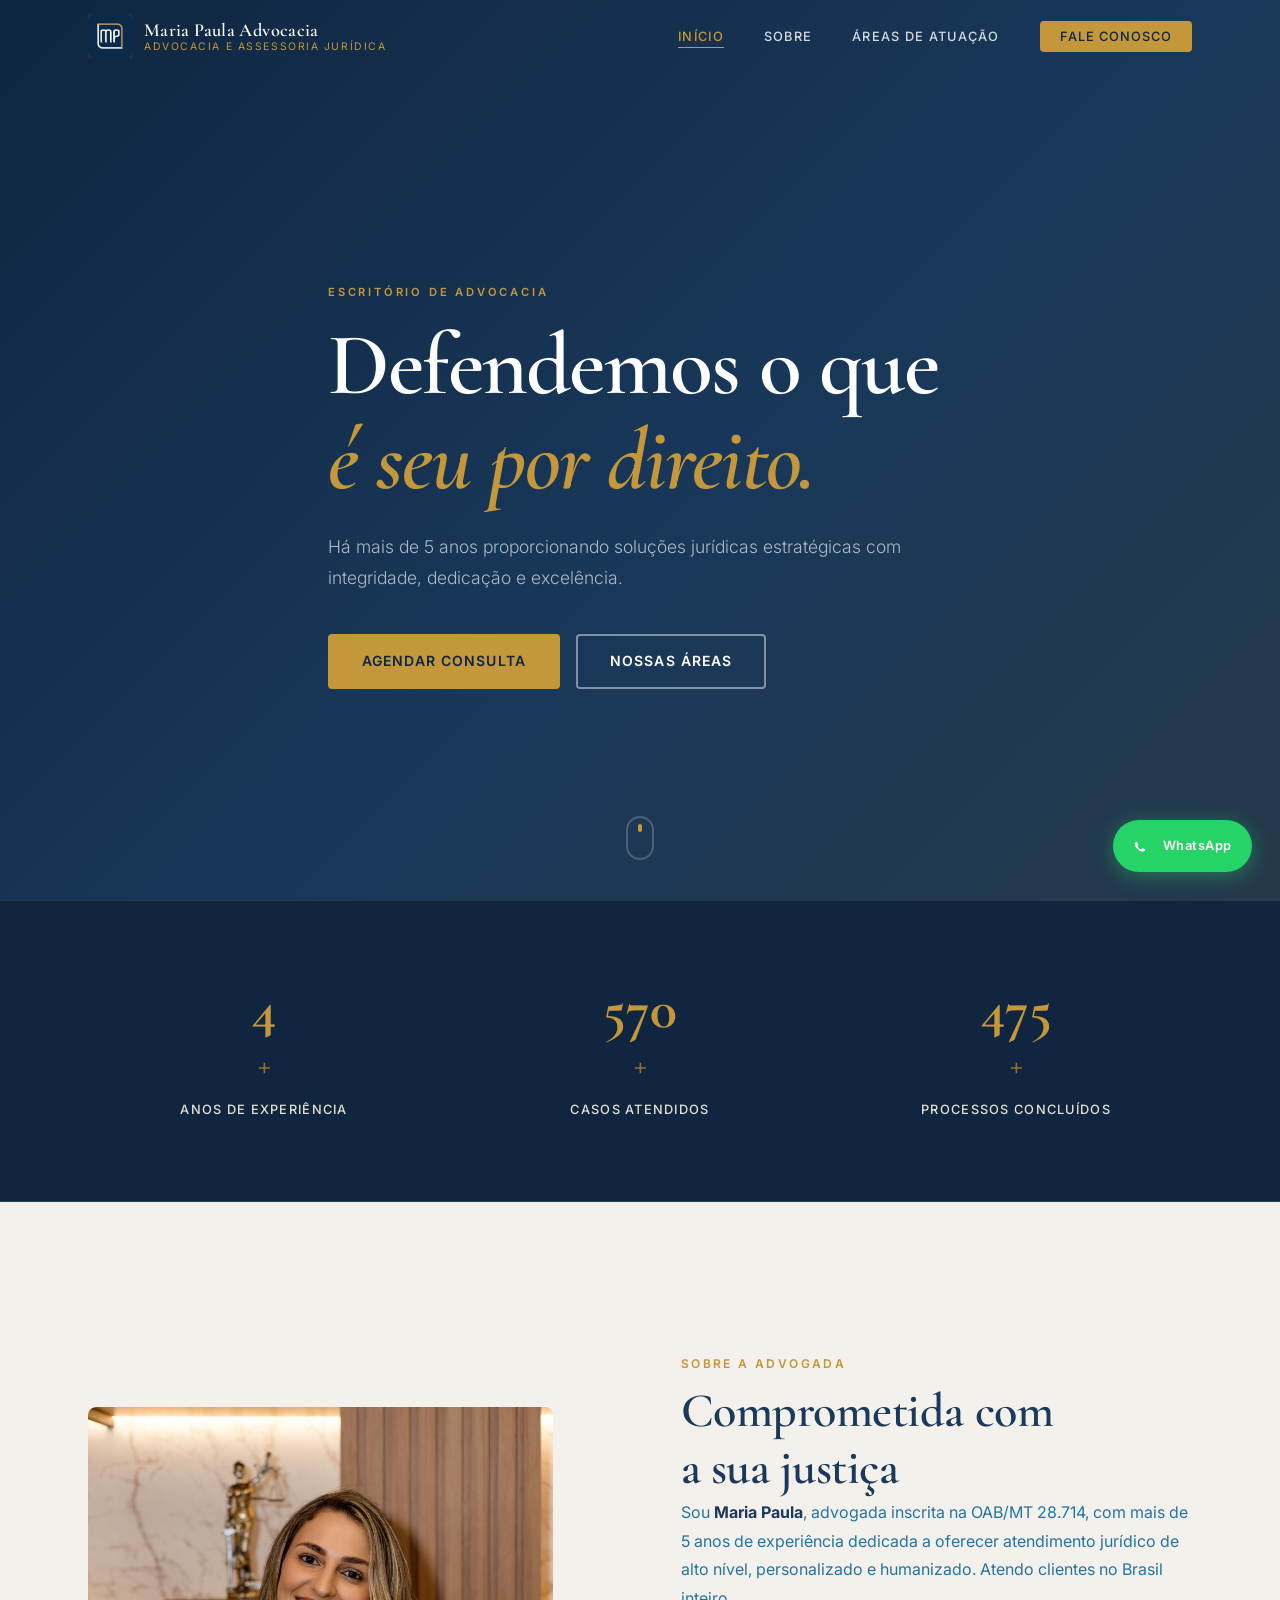
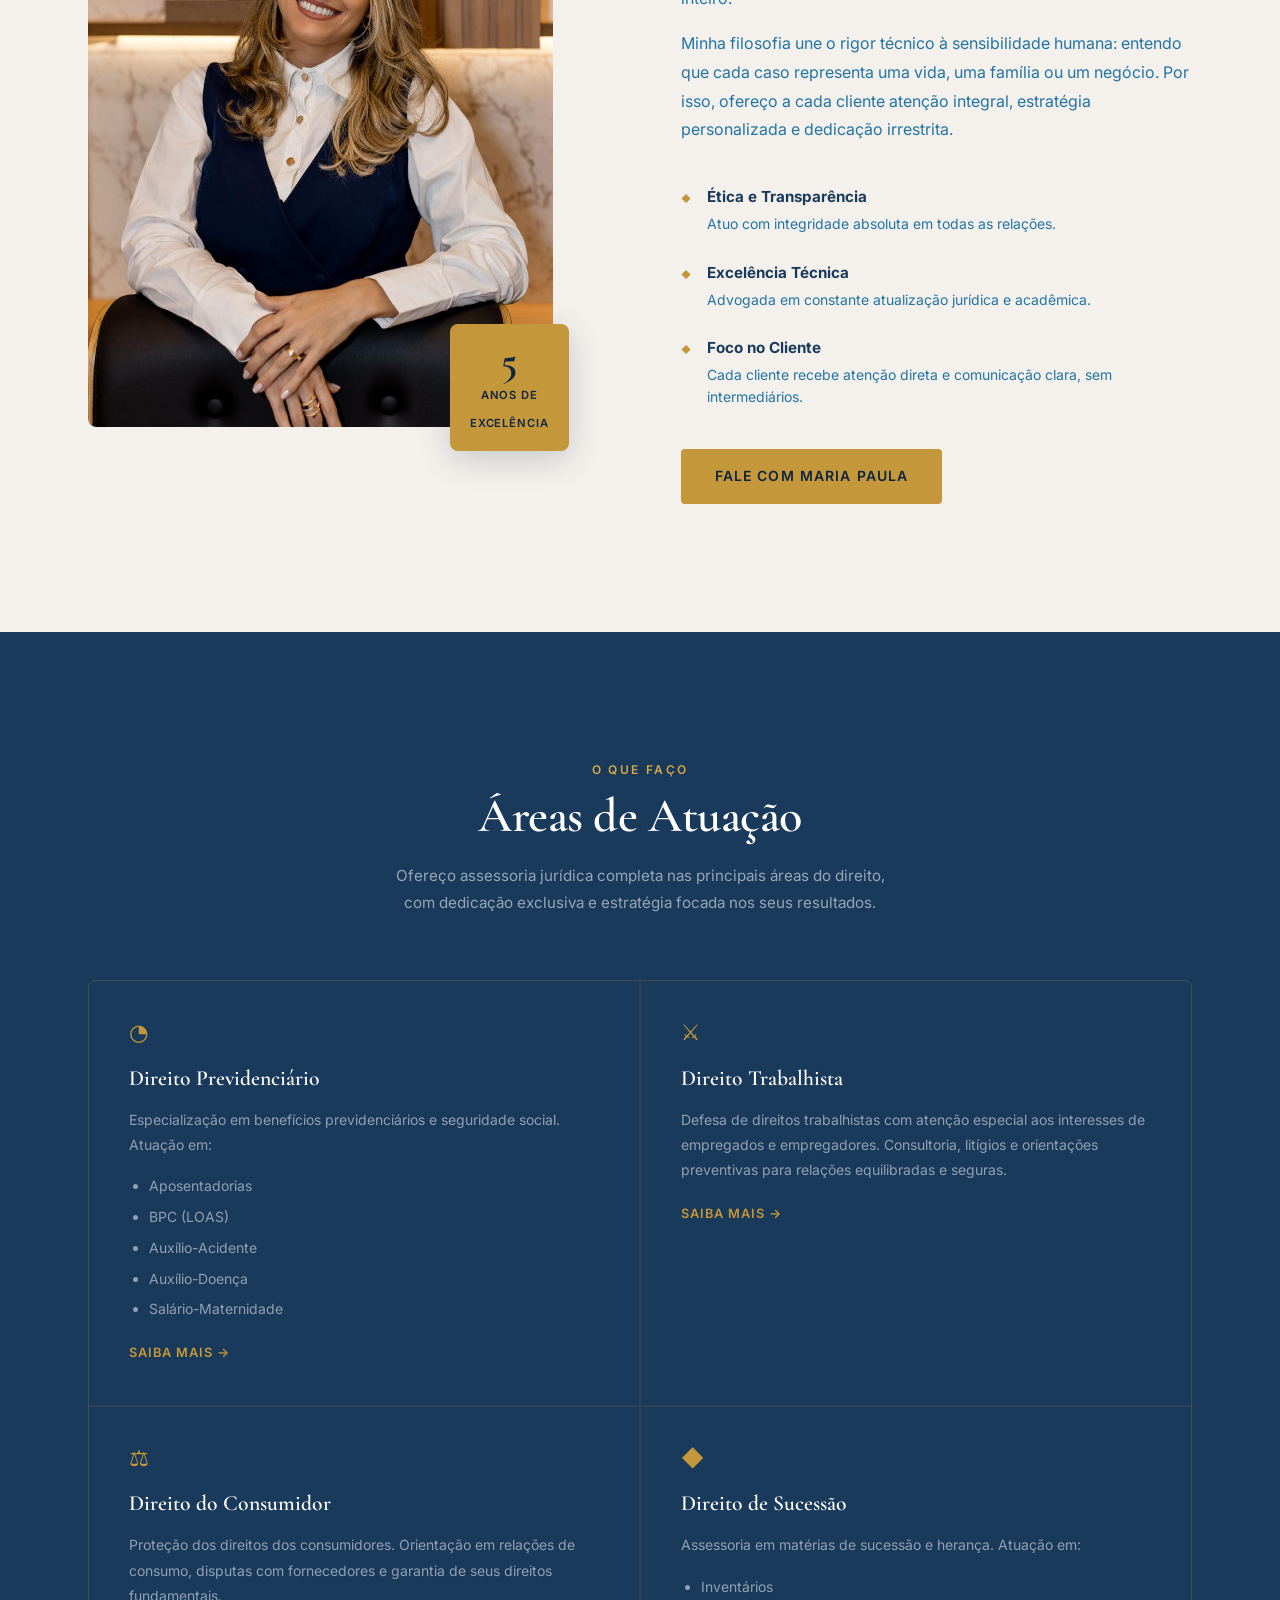
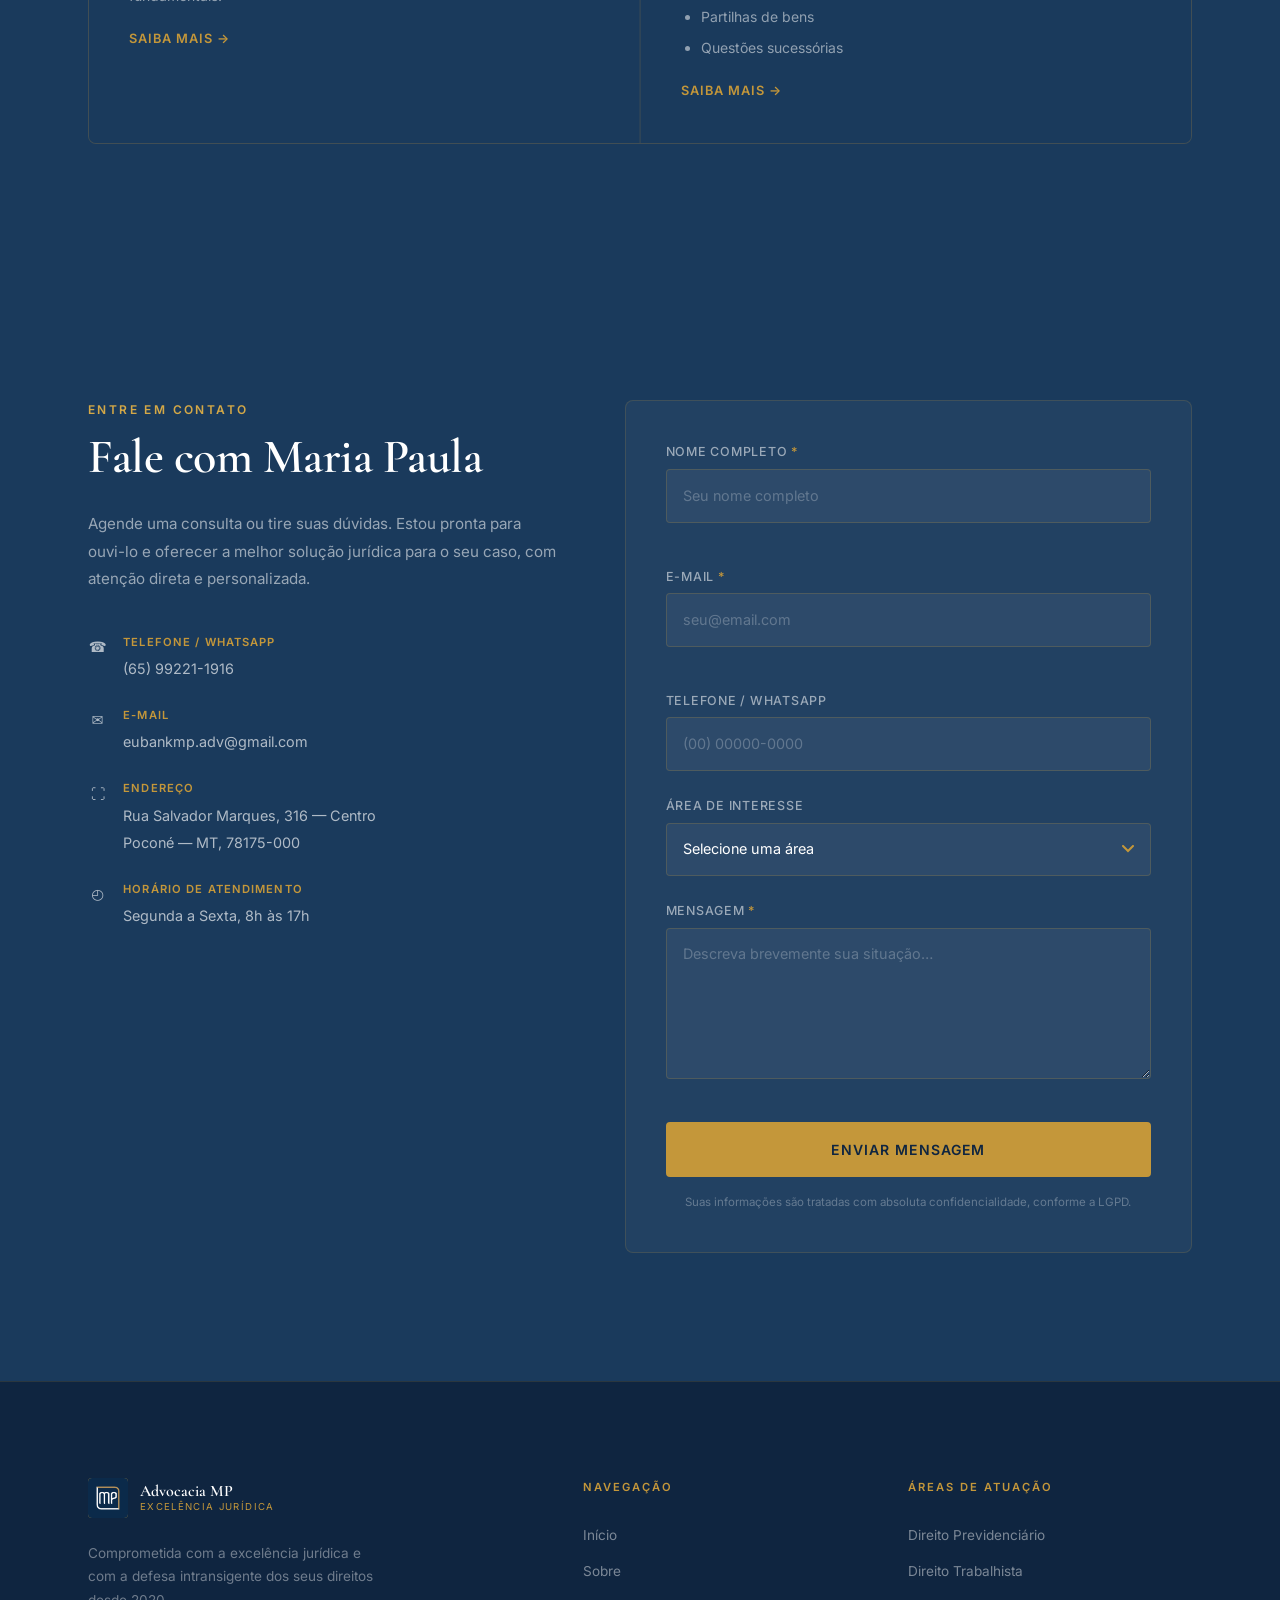
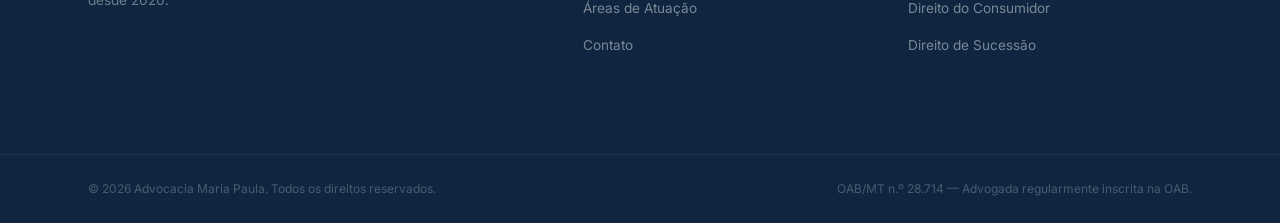
<file: index.html>
<!DOCTYPE html>
<html lang="pt-BR">
<head>
  <meta charset="UTF-8" />
  <meta name="viewport" content="width=device-width, initial-scale=1.0" />
  <meta name="description" content="Advocacia Maria Paula — Atendimento jurídico personalizado em Direito Civil, Trabalhista, Empresarial e Previdenciário em Poconé-MT. Dra. Maria Paula, OAB/MT." />
  <meta name="keywords" content="Advocacia, Direito Civil, Direito Trabalhista, Direito Empresarial, Direito Previdenciário, Poconé MT, Dra. Maria Paula, OAB/MT, maria paula Gahyva, cuiaba, varzea grande, mato grosso, brasil" />
  <title>Maria Paula Advocacia — Excelência Jurídica</title>
  <link rel="icon" type="image/png" href="img/logo.png" />
  <link rel="stylesheet" href="style.css" />
  <link rel="preconnect" href="https://fonts.googleapis.com" />
  <link rel="preconnect" href="https://fonts.gstatic.com" crossorigin />
  <link href="https://fonts.googleapis.com/css2?family=Cormorant+Garamond:ital,wght@0,300;0,400;0,500;0,600;0,700;1,400;1,600&family=Inter:wght@300;400;500;600&display=swap" rel="stylesheet" />
</head>
<body>

  <header class="header" id="header">
    <div class="container header__inner">

      <a href="#inicio" class="header__logo" aria-label="MP Advocacia">
        <span class="header__logo-placeholder"><img src="img/logo.png"></span>
        <div class="header__logo-text">
          <span class="header__logo-name">Maria Paula Advocacia</span>
          <span class="header__logo-tagline">Advocacia e Assessoria Jurídica</span>
        </div>
      </a>

      <nav class="nav" aria-label="Navegação principal">
        <ul class="nav__list">
          <li><a href="#inicio"     class="nav__link">Início</a></li>
          <li><a href="#sobre"      class="nav__link">Sobre</a></li>
          <li><a href="#areas"      class="nav__link">Áreas de Atuação</a></li>
          <li><a href="#contato"    class="nav__link nav__link--cta">Fale Conosco</a></li>
        </ul>
      </nav>

      <button class="burger" id="burger" aria-label="Abrir menu" aria-expanded="false" aria-controls="nav">
        <span class="burger__line"></span>
        <span class="burger__line"></span>
        <span class="burger__line"></span>
      </button>

    </div>
  </header>

  <main>

    <section class="hero" id="inicio" aria-label="Apresentação">
      <div class="hero__bg-overlay" aria-hidden="true"></div>

      <div class="hero__office-image" aria-hidden="true">
        <span class="placeholder placeholder--hero"></span>
      </div>

      <div class="container hero__content">
        <p class="hero__eyebrow fade-up">Escritório de Advocacia</p>
        <h1 class="hero__title fade-up">
          Defendemos o que<br />
          <em>é seu por direito.</em>
        </h1>
        <p class="hero__subtitle fade-up">
          Há mais de 5 anos proporcionando soluções jurídicas estratégicas com<br class="hide-sm" />
          integridade, dedicação e excelência.
        </p>
        <div class="hero__actions fade-up">
          <a href="#contato" class="btn btn--primary">Agendar Consulta</a>
          <a href="#areas"   class="btn btn--outline">Nossas Áreas</a>
        </div>
      </div>

      <div class="hero__scroll-indicator" aria-hidden="true">
        <span></span>
      </div>
    </section>

    <section class="numbers" aria-label="Números do escritório">
      <div class="container numbers__grid">
        <article class="numbers__item fade-up">
          <span class="numbers__value" data-count="5">0</span><span class="numbers__unit">+</span>
          <p class="numbers__label">Anos de Experiência</p>
        </article>
        <article class="numbers__item fade-up">
          <span class="numbers__value" data-count="600">0</span><span class="numbers__unit">+</span>
          <p class="numbers__label">Casos Atendidos</p>
        </article>
        <article class="numbers__item fade-up">
          <span class="numbers__value" data-count="500">0</span><span class="numbers__unit">+</span>
          <p class="numbers__label">Processos Concluídos</p>
        </article>
      </div>
    </section>

    <section class="about section" id="sobre" aria-labelledby="about-title">
      <div class="container about__grid">

        <div class="about__visual fade-up">
          <div class="about__image-frame">
            <span class="placeholder placeholder--portrait"><img src="img/advgada.jpeg"></span>
          </div>
          <div class="about__badge">
            <span class="about__badge-years">5</span>
            <span class="about__badge-text">Anos de<br />Excelência</span>
          </div>
        </div>

        <div class="about__content fade-up">
          <p class="section__eyebrow">Sobre a Advogada</p>
          <h2 class="section__title" id="about-title">
            Comprometida com<br />a sua justiça
          </h2>
          <p class="about__text">
            Sou <strong>Maria Paula</strong>, advogada inscrita na OAB/MT 28.714, com mais de 5 anos de experiência dedicada a oferecer atendimento jurídico de alto nível, personalizado e humanizado. Atendo clientes no Brasil inteiro.
          </p>
          <p class="about__text">
            Minha filosofia une o rigor técnico à sensibilidade humana: entendo que cada caso representa uma vida, uma família ou um negócio. Por isso, ofereço a cada cliente atenção integral, estratégia personalizada e dedicação irrestrita.
          </p>

          <ul class="about__values">
            <li class="about__value-item">
              <span class="about__value-icon" aria-hidden="true">&#9670;</span>
              <div>
                <strong>Ética e Transparência</strong>
                <p>Atuo com integridade absoluta em todas as relações.</p>
              </div>
            </li>
            <li class="about__value-item">
              <span class="about__value-icon" aria-hidden="true">&#9670;</span>
              <div>
                <strong>Excelência Técnica</strong>
                <p>Advogada em constante atualização jurídica e acadêmica.</p>
              </div>
            </li>
            <li class="about__value-item">
              <span class="about__value-icon" aria-hidden="true">&#9670;</span>
              <div>
                <strong>Foco no Cliente</strong>
                <p>Cada cliente recebe atenção direta e comunicação clara, sem intermediários.</p>
              </div>
            </li>
          </ul>

          <a href="#contato" class="btn btn--primary">Fale com Maria Paula</a>
        </div>

      </div>
    </section>

    <section class="areas section section--dark" id="areas" aria-labelledby="areas-title">
      <div class="container">

        <div class="section__header fade-up">
          <p class="section__eyebrow section__eyebrow--light">O que faço</p>
          <h2 class="section__title section__title--light" id="areas-title">
            Áreas de Atuação
          </h2>
          <p class="areas__intro">
            Ofereço assessoria jurídica completa nas principais áreas do direito,<br class="hide-sm" />
            com dedicação exclusiva e estratégia focada nos seus resultados.
          </p>
        </div>

        <div class="areas__grid">

          <article class="area-card fade-up">
            <div class="area-card__icon" aria-hidden="true">&#9684;</div>
            <h3 class="area-card__title">Direito Previdenciário</h3>
            <p class="area-card__text">
              Especialização em benefícios previdenciários e seguridade social. Atuação em:
            </p>
            <ul class="area-card__list">
              <li>Aposentadorias</li>
              <li>BPC (LOAS)</li>
              <li>Auxílio-Acidente</li>
              <li>Auxílio-Doença</li>
              <li>Salário-Maternidade</li>
            </ul>
            <a href="#contato" class="area-card__link">Saiba mais &rarr;</a>
          </article>

          <article class="area-card fade-up">
            <div class="area-card__icon" aria-hidden="true">&#9876;</div>
            <h3 class="area-card__title">Direito Trabalhista</h3>
            <p class="area-card__text">
              Defesa de direitos trabalhistas com atenção especial aos interesses de empregados e empregadores. Consultoria, litígios e orientações preventivas para relações equilibradas e seguras.
            </p>
            <a href="#contato" class="area-card__link">Saiba mais &rarr;</a>
          </article>

          <article class="area-card fade-up">
            <div class="area-card__icon" aria-hidden="true">&#9878;</div>
            <h3 class="area-card__title">Direito do Consumidor</h3>
            <p class="area-card__text">
              Proteção dos direitos dos consumidores. Orientação em relações de consumo, disputas com fornecedores e garantia de seus direitos fundamentais.
            </p>
            <a href="#contato" class="area-card__link">Saiba mais &rarr;</a>
          </article>

          <article class="area-card fade-up">
            <div class="area-card__icon" aria-hidden="true">&#9670;</div>
            <h3 class="area-card__title">Direito de Sucessão</h3>
            <p class="area-card__text">
              Assessoria em matérias de sucessão e herança. Atuação em:
            </p>
            <ul class="area-card__list">
              <li>Inventários</li>
              <li>Partilhas de bens</li>
              <li>Questões sucessórias</li>
            </ul>
            <a href="#contato" class="area-card__link">Saiba mais &rarr;</a>
          </article>

        </div>

      </div>
    </section> 
    
    <section class="contact section section--dark" id="contato" aria-labelledby="contact-title">
      <div class="container contact__grid">

        <div class="contact__info fade-up">
          <p class="section__eyebrow section__eyebrow--light">Entre em Contato</p>
          <h2 class="section__title section__title--light" id="contact-title">
            Fale com Maria Paula
          </h2>
          <p class="contact__description">
            Agende uma consulta ou tire suas dúvidas. Estou pronta para ouvi-lo e oferecer a melhor solução jurídica para o seu caso, com atenção direta e personalizada.
          </p>

          <address class="contact__details">
            <div class="contact__detail-item">
              <span class="contact__detail-icon" aria-hidden="true">&#9742;</span>
              <div>
                <strong>Telefone / WhatsApp</strong>
                <a href="tel:+5565992211916">(65) 99221-1916</a>
              </div>
            </div>
            <div class="contact__detail-item">
              <span class="contact__detail-icon" aria-hidden="true">&#9993;</span>
              <div>
                <strong>E-mail</strong>
                <a href="mailto:eubankmp.adv@gmail.com">eubankmp.adv@gmail.com</a>
              </div>
            </div>
            <div class="contact__detail-item">
              <span class="contact__detail-icon" aria-hidden="true">&#9974;</span>
              <div>
                <strong>Endereço</strong>
                <span>Rua Salvador Marques, 316 — Centro<br />Poconé — MT, 78175-000</span>
              </div>
            </div>
            <div class="contact__detail-item">
              <span class="contact__detail-icon" aria-hidden="true">&#9716;</span>
              <div>
                <strong>Horário de Atendimento</strong>
                <span>Segunda a Sexta, 8h às 17h</span>
              </div>
            </div>
          </address>
        </div>

        <div class="contact__form-wrapper fade-up">
          <form class="contact__form" id="contactForm" novalidate>
            <div class="form__group">
              <label class="form__label" for="name">Nome completo <span aria-hidden="true">*</span></label>
              <input class="form__input" type="text" id="name" name="name" placeholder="Seu nome completo" required autocomplete="name" />
              <span class="form__error" id="name-error" role="alert"></span>
            </div>
            <div class="form__group">
              <label class="form__label" for="email">E-mail <span aria-hidden="true">*</span></label>
              <input class="form__input" type="email" id="email" name="email" placeholder="seu@email.com" required autocomplete="email" />
              <span class="form__error" id="email-error" role="alert"></span>
            </div>
            <div class="form__group">
              <label class="form__label" for="phone">Telefone / WhatsApp</label>
              <input class="form__input" type="tel" id="phone" name="phone" placeholder="(00) 00000-0000" autocomplete="tel" />
            </div>
            <div class="form__group">
              <label class="form__label" for="area">Área de interesse</label>
              <select class="form__input form__select" id="area" name="area">
                <option value="" disabled selected>Selecione uma área</option>
                <option value="previdenciario">Direito Previdenciário</option>
                <option value="trabalhista">Direito Trabalhista</option>
                <option value="consumidor">Direito do Consumidor</option>
                <option value="sucessao">Direito de Sucessão</option>
                <option value="outro">Outro</option>
              </select>
            </div>
            <div class="form__group">
              <label class="form__label" for="message">Mensagem <span aria-hidden="true">*</span></label>
              <textarea class="form__input form__textarea" id="message" name="message" placeholder="Descreva brevemente sua situação…" required rows="5"></textarea>
              <span class="form__error" id="message-error" role="alert"></span>
            </div>
            <button class="btn btn--primary btn--full" type="submit" id="submitBtn">
              Enviar Mensagem
            </button>
            <p class="form__disclaimer">
              Suas informações são tratadas com absoluta confidencialidade, conforme a LGPD.
            </p>
            <div class="form__feedback" id="formFeedback" role="status" aria-live="polite"></div>
          </form>
        </div>

      </div>
    </section>

  </main>

  
  <footer class="footer" aria-label="Rodapé">
    <div class="container footer__inner">

      <div class="footer__brand">
        <a href="#inicio" class="footer__logo" aria-label="Advocacia MP">
          <span class="footer__logo-placeholder"><img src="img/logo.png"></span>
          <div>
            <span class="footer__logo-name">Advocacia MP</span>
            <span class="footer__logo-tagline">Excelência Jurídica</span>
          </div>
        </a>
        <p class="footer__brand-desc">
          Comprometida com a excelência jurídica e com a defesa intransigente dos seus direitos desde 2020.
        </p>
      </div>

      <nav class="footer__nav" aria-label="Links do rodapé">
        <h3 class="footer__nav-title">Navegação</h3>
        <ul class="footer__nav-list">
          <li><a href="#inicio"  class="footer__nav-link">Início</a></li>
          <li><a href="#sobre"   class="footer__nav-link">Sobre</a></li>
          <li><a href="#areas"   class="footer__nav-link">Áreas de Atuação</a></li>
          <li><a href="#contato" class="footer__nav-link">Contato</a></li>
        </ul>
      </nav>

      <div class="footer__areas">
        <h3 class="footer__nav-title">Áreas de Atuação</h3>
        <ul class="footer__nav-list">
          <li><a href="#areas" class="footer__nav-link">Direito Previdenciário</a></li>
          <li><a href="#areas" class="footer__nav-link">Direito Trabalhista</a></li>
          <li><a href="#areas" class="footer__nav-link">Direito do Consumidor</a></li>
          <li><a href="#areas" class="footer__nav-link">Direito de Sucessão</a></li>
        </ul>
      </div>

    </div>

    <div class="footer__bottom">
      <div class="container footer__bottom-inner">
        <p class="footer__copy">
          &copy; 2026 Advocacia Maria Paula. Todos os direitos reservados.
        </p>
        <p class="footer__oab">
          OAB/MT n.º 28.714 &mdash; Advogada regularmente inscrita na OAB.
        </p>
      </div>
    </div>
  </footer>

  <a
    class="whatsapp-btn"
    href="https://wa.me/5565992211916?text=Olá!%20Gostaria%20de%20agendar%20uma%20consulta."
    target="_blank"
    rel="noopener noreferrer"
    aria-label="Fale conosco pelo WhatsApp"
  >
    <svg class="whatsapp-btn__icon" viewBox="0 0 32 32" fill="none" xmlns="http://www.w3.org/2000/svg" aria-hidden="true">
      <path d="M16 2C8.268 2 2 8.268 2 16c0 2.49.651 4.83 1.79 6.855L2 30l7.355-1.768A13.935 13.935 0 0016 30c7.732 0 14-6.268 14-14S23.732 2 16 2z" fill="#25D366"/>
      <path d="M22.6 19.4c-.3-.15-1.75-.86-2.02-.96-.27-.1-.47-.15-.67.15-.2.3-.77.96-.94 1.16-.17.2-.35.22-.65.07-.3-.15-1.27-.47-2.42-1.49-.9-.8-1.5-1.79-1.67-2.09-.18-.3-.02-.46.13-.61.13-.13.3-.35.45-.52.15-.17.2-.3.3-.5.1-.2.05-.37-.02-.52-.07-.15-.67-1.62-.92-2.22-.24-.58-.49-.5-.67-.51l-.57-.01c-.2 0-.52.07-.79.37-.27.3-1.03 1.01-1.03 2.46 0 1.45 1.05 2.85 1.2 3.05.15.2 2.07 3.16 5.01 4.43.7.3 1.25.48 1.67.62.7.22 1.34.19 1.85.11.56-.09 1.75-.72 2-1.41.25-.69.25-1.28.17-1.41-.07-.12-.27-.19-.57-.34z" fill="#fff"/>
    </svg>
    <span class="whatsapp-btn__label">WhatsApp</span>
  </a>

  <script src="script.js"></script>
</body>
</html>
</file>
<file: style.css>
:root {
  --clr-navy:        #1A3A5C;
  --clr-navy-deep:   #0F2540;
  --clr-navy-mid:    #1e4570;
  --clr-petrol:      #2274A5;
  --clr-gold:        #C4973A;
  --clr-gold-hover:  #D4A847;
  --clr-gold-dark:   #9a7228;
  --clr-white:       #ffffff;
  --clr-parchment:   #F4F1EC;
  --clr-cream:       #E8E0D0;
  --clr-text:        #1A3A5C;
  --clr-text-muted:  #2274A5;

  --clr-black:       var(--clr-navy);
  --clr-black-soft:  var(--clr-navy-deep);
  --clr-black-mid:   var(--clr-navy-mid);
  --clr-gold-light:  var(--clr-gold-hover);
  --clr-white-soft:  var(--clr-parchment);
  --clr-white-muted: var(--clr-cream);

  --font-serif:  'Cormorant Garamond', Georgia, serif;
  --font-sans:   'Inter', system-ui, sans-serif;

  --space-xs:  0.5rem;
  --space-sm:  1rem;
  --space-md:  1.5rem;
  --space-lg:  2.5rem;
  --space-xl:  4rem;
  --space-2xl: 6rem;
  --space-3xl: 8rem;

  --container-max: 1200px;
  --container-pad: 1.25rem;
  --radius-sm:     4px;
  --radius-md:     8px;

  --ease:     cubic-bezier(0.4, 0, 0.2, 1);
  --duration: 0.35s;

  --header-h: 72px;
}

*, *::before, *::after {
  box-sizing: border-box;
  margin: 0;
  padding: 0;
}

html {
  scroll-behavior: smooth;
  font-size: 16px;
  -webkit-text-size-adjust: 100%;
}

body {
  font-family: var(--font-sans);
  color: var(--clr-text);
  background-color: var(--clr-parchment);
  line-height: 1.7;
  overflow-x: hidden;
}

img, svg { display: block; max-width: 100%; }
a { color: inherit; text-decoration: none; }
ul { list-style: none; }
button { font: inherit; cursor: pointer; border: none; background: none; }
address { font-style: normal; }
input, textarea, select { font: inherit; }

.container {
  width: 100%;
  max-width: var(--container-max);
  margin-inline: auto;
  padding-inline: var(--container-pad);
}

.section {
  padding-block: var(--space-2xl);
}

.section--dark {
  background-color: var(--clr-navy);
  color: var(--clr-white);
}

.section__header {
  text-align: center;
  margin-bottom: var(--space-xl);
}

.section__eyebrow {
  font-family: var(--font-sans);
  font-size: 0.75rem;
  font-weight: 600;
  letter-spacing: 0.2em;
  text-transform: uppercase;
  color: var(--clr-gold);
  margin-bottom: var(--space-xs);
}

.section__eyebrow--light {
  color: var(--clr-gold-hover);
}

.section__title {
  font-family: var(--font-serif);
  font-size: clamp(2rem, 4vw, 3rem);
  font-weight: 600;
  line-height: 1.2;
  color: var(--clr-navy);
  letter-spacing: -0.01em;
}

.section__title--light {
  color: var(--clr-white);
}

.hide-sm { display: none; }

.fade-up {
  opacity: 0;
  transform: translateY(32px);
  transition: opacity 0.7s var(--ease), transform 0.7s var(--ease);
}

.fade-up.is-visible {
  opacity: 1;
  transform: translateY(0);
}

.fade-up:nth-child(2) { transition-delay: 0.12s; }
.fade-up:nth-child(3) { transition-delay: 0.24s; }
.fade-up:nth-child(4) { transition-delay: 0.36s; }

.btn {
  display: inline-flex;
  align-items: center;
  justify-content: center;
  gap: 0.5rem;
  padding: 0.85rem 2rem;
  font-family: var(--font-sans);
  font-size: 0.875rem;
  font-weight: 600;
  letter-spacing: 0.08em;
  text-transform: uppercase;
  border-radius: var(--radius-sm);
  transition: background var(--duration) var(--ease),
              color var(--duration) var(--ease),
              border-color var(--duration) var(--ease),
              box-shadow var(--duration) var(--ease),
              transform var(--duration) var(--ease);
  white-space: nowrap;
}

.btn:hover  { transform: translateY(-2px); }
.btn:active { transform: translateY(0); }

.btn--primary {
  background: var(--clr-gold);
  color: var(--clr-navy-deep);
  border: 2px solid var(--clr-gold);
}

.btn--primary:hover {
  background: var(--clr-gold-hover);
  border-color: var(--clr-gold-hover);
  box-shadow: 0 8px 24px rgba(196, 151, 58, 0.4);
}

.btn--outline {
  background: transparent;
  color: var(--clr-white);
  border: 2px solid rgba(255, 255, 255, 0.45);
}

.btn--outline:hover {
  border-color: var(--clr-gold);
  color: var(--clr-gold);
}

.btn--full { width: 100%; }

.placeholder {
  display: flex;
  align-items: center;
  justify-content: center;
  font-family: var(--font-sans);
  font-size: 0.8rem;
  font-weight: 600;
  letter-spacing: 0.08em;
  text-transform: uppercase;
  color: var(--clr-gold);
  background-color: var(--clr-navy-mid);
  border: 1px dashed var(--clr-gold-dark);
  width: 100%;
  height: 100%;
  min-height: 200px;
}

.placeholder--hero {
  min-height: 100%;
  font-size: 1rem;
  background-color: transparent;
  border: none;
  opacity: 0.3;
}

.placeholder--portrait {
  min-height: 520px;
  border-radius: var(--radius-md);
  padding: 0;
  border: none;
  background: var(--clr-cream);
}

.placeholder--portrait img {
  width: 100%;
  height: 100%;
  object-fit: cover;
  object-position: top center;
  display: block;
  border-radius: var(--radius-md);
}

.header {
  position: fixed;
  inset-block-start: 0;
  inset-inline: 0;
  z-index: 1000;
  height: var(--header-h);
  display: flex;
  align-items: center;
  transition: background var(--duration) var(--ease),
              box-shadow var(--duration) var(--ease);
  background: transparent;
}

.header.is-scrolled {
  background: var(--clr-navy-deep);
  box-shadow: 0 2px 24px rgba(15, 37, 64, 0.55);
}

.header__inner {
  display: flex;
  align-items: center;
  justify-content: space-between;
  gap: var(--space-md);
}

.header__logo {
  display: flex;
  align-items: center;
  gap: 0.75rem;
  flex-shrink: 0;
}

.header__logo-placeholder {
  display: flex;
  align-items: center;
  justify-content: center;
  width: 44px;
  height: 44px;
  background: var(--clr-gold);
  color: var(--clr-navy-deep);
  font-family: var(--font-sans);
  font-size: 0.5rem;
  font-weight: 700;
  letter-spacing: 0.05em;
  text-align: center;
  border-radius: var(--radius-sm);
  flex-shrink: 0;
  overflow: hidden;
}

.header__logo-placeholder img {
  width: 100%;
  height: 100%;
  object-fit: contain;
}

.header__logo-text {
  display: flex;
  flex-direction: column;
  line-height: 1.2;
}

.header__logo-name {
  font-family: var(--font-serif);
  font-size: 1.15rem;
  font-weight: 600;
  color: var(--clr-white);
  letter-spacing: 0.02em;
}

.header__logo-tagline {
  font-size: 0.65rem;
  font-weight: 400;
  letter-spacing: 0.15em;
  text-transform: uppercase;
  color: var(--clr-gold);
}

.nav__list {
  display: none;
  align-items: center;
  gap: var(--space-lg);
}

.nav__link {
  font-size: 0.8rem;
  font-weight: 500;
  letter-spacing: 0.1em;
  text-transform: uppercase;
  color: rgba(255, 255, 255, 0.82);
  transition: color var(--duration) var(--ease);
  position: relative;
  padding-bottom: 4px;
}

.nav__link::after {
  content: '';
  position: absolute;
  bottom: 0;
  left: 0;
  width: 0;
  height: 1px;
  background: var(--clr-gold);
  transition: width var(--duration) var(--ease);
}

.nav__link:hover,
.nav__link.is-active {
  color: var(--clr-gold);
}

.nav__link:hover::after,
.nav__link.is-active::after {
  width: 100%;
}

.nav__link--cta {
  color: var(--clr-navy-deep);
  background: var(--clr-gold);
  padding: 0.5rem 1.25rem;
  border-radius: var(--radius-sm);
  letter-spacing: 0.08em;
}

.nav__link--cta::after { display: none; }

.nav__link--cta:hover {
  background: var(--clr-gold-hover);
  color: var(--clr-navy-deep);
}

.burger {
  display: flex;
  flex-direction: column;
  justify-content: center;
  gap: 5px;
  width: 32px;
  height: 32px;
  padding: 4px;
  z-index: 1100;
}

.burger__line {
  display: block;
  height: 2px;
  background: var(--clr-white);
  border-radius: 2px;
  transition: transform var(--duration) var(--ease),
              opacity var(--duration) var(--ease);
  transform-origin: center;
}

.burger.is-open .burger__line:nth-child(1) {
  transform: translateY(7px) rotate(45deg);
}
.burger.is-open .burger__line:nth-child(2) {
  opacity: 0;
  transform: scaleX(0);
}
.burger.is-open .burger__line:nth-child(3) {
  transform: translateY(-7px) rotate(-45deg);
}

.nav--mobile-open .nav__list {
  display: flex;
  flex-direction: column;
  position: fixed;
  inset: 0;
  background: var(--clr-navy-deep);
  padding: calc(var(--header-h) + 2rem) 2rem 2rem;
  gap: 1.5rem;
  align-items: flex-start;
  z-index: 1050;
}

.nav--mobile-open .nav__link {
  font-size: 1.4rem;
  letter-spacing: 0.05em;
}

.nav--mobile-open .nav__link--cta {
  font-size: 0.9rem;
  padding: 0.75rem 1.75rem;
}

.hero {
  position: relative;
  min-height: 100svh;
  display: flex;
  align-items: center;
  background-color: var(--clr-navy-deep);
  overflow: hidden;
  padding-block-start: var(--header-h);
}

.hero__bg-overlay {
  position: absolute;
  inset: 0;
  background: linear-gradient(
    135deg,
    rgba(15, 37, 64, 0.96) 0%,
    rgba(26, 58, 92, 0.80) 55%,
    rgba(196, 151, 58, 0.10) 100%
  );
  z-index: 1;
}

.hero__office-image {
  position: absolute;
  inset: 0;
  z-index: 0;
}

.hero__office-image .placeholder {
  min-height: 100%;
  border: none;
  background: var(--clr-navy);
  opacity: 0.5;
}

.hero__content {
  position: relative;
  z-index: 2;
  padding-block: var(--space-3xl);
  max-width: 720px;
}

.hero__eyebrow {
  font-family: var(--font-sans);
  font-size: 0.7rem;
  font-weight: 600;
  letter-spacing: 0.25em;
  text-transform: uppercase;
  color: var(--clr-gold);
  margin-bottom: var(--space-sm);
}

.hero__title {
  font-family: var(--font-serif);
  font-size: clamp(2.8rem, 7vw, 5.5rem);
  font-weight: 600;
  line-height: 1.08;
  color: var(--clr-white);
  letter-spacing: -0.02em;
  margin-bottom: var(--space-md);
}

.hero__title em {
  font-style: italic;
  color: var(--clr-gold);
}

.hero__subtitle {
  font-size: clamp(0.95rem, 2vw, 1.1rem);
  color: rgba(255, 255, 255, 0.65);
  font-weight: 300;
  line-height: 1.75;
  margin-bottom: var(--space-lg);
}

.hero__actions {
  display: flex;
  flex-wrap: wrap;
  gap: var(--space-sm);
}

.hero__scroll-indicator {
  position: absolute;
  bottom: 2.5rem;
  left: 50%;
  transform: translateX(-50%);
  z-index: 2;
  width: 28px;
  height: 44px;
  border: 2px solid rgba(255, 255, 255, 0.2);
  border-radius: 14px;
  display: flex;
  align-items: flex-start;
  justify-content: center;
  padding-top: 6px;
}

.hero__scroll-indicator span {
  display: block;
  width: 4px;
  height: 8px;
  background: var(--clr-gold);
  border-radius: 2px;
  animation: scrollDot 1.8s ease infinite;
}

@keyframes scrollDot {
  0%   { opacity: 1; transform: translateY(0); }
  80%  { opacity: 0; transform: translateY(12px); }
  100% { opacity: 0; transform: translateY(0); }
}

.numbers {
  background: var(--clr-navy-deep);
  padding-block: var(--space-xl);
  border-block: 1px solid rgba(196, 151, 58, 0.18);
}

.numbers__grid {
  display: grid;
  grid-template-columns: repeat(2, 1fr);
  gap: var(--space-lg) var(--space-md);
  text-align: center;
}

.numbers__item {
  padding: var(--space-sm);
}

.numbers__value {
  display: block;
  font-family: var(--font-serif);
  font-size: clamp(2.5rem, 5vw, 3.5rem);
  font-weight: 700;
  color: var(--clr-gold);
  line-height: 1;
}

.numbers__unit {
  font-family: var(--font-serif);
  font-size: clamp(1.5rem, 3vw, 2rem);
  font-weight: 600;
  color: var(--clr-gold-dark);
}

.numbers__label {
  margin-top: 0.5rem;
  font-size: 0.8rem;
  font-weight: 500;
  letter-spacing: 0.1em;
  text-transform: uppercase;
  color: var(--clr-cream);
}

.about {
  background-color: var(--clr-parchment);
}

.about__grid {
  display: grid;
  gap: var(--space-xl);
  align-items: center;
}

.about__visual {
  position: relative;
}

.about__image-frame {
  width: 100%;
  border-radius: var(--radius-md);
  overflow: hidden;
  aspect-ratio: 3/4;
  background: var(--clr-cream);
}

.about__badge {
  position: absolute;
  bottom: -1.5rem;
  right: -1rem;
  background: var(--clr-gold);
  color: var(--clr-navy-deep);
  padding: 1rem 1.25rem;
  border-radius: var(--radius-md);
  text-align: center;
  box-shadow: 0 8px 32px rgba(15, 37, 64, 0.2);
}

.about__badge-years {
  display: block;
  font-family: var(--font-serif);
  font-size: 2.5rem;
  font-weight: 700;
  line-height: 1;
}

.about__badge-text {
  font-size: 0.7rem;
  font-weight: 600;
  letter-spacing: 0.08em;
  text-transform: uppercase;
  line-height: 1.3;
}

.about__content {
  padding-top: var(--space-md);
}

.about__text {
  font-size: 1rem;
  color: var(--clr-text-muted);
  line-height: 1.8;
  margin-bottom: var(--space-sm);
}

.about__text strong {
  color: var(--clr-text);
}

.about__values {
  display: flex;
  flex-direction: column;
  gap: var(--space-md);
  margin-block: var(--space-lg);
}

.about__value-item {
  display: flex;
  gap: var(--space-sm);
  align-items: flex-start;
}

.about__value-icon {
  color: var(--clr-gold);
  font-size: 0.6rem;
  margin-top: 0.45rem;
  flex-shrink: 0;
}

.about__value-item strong {
  display: block;
  font-size: 0.95rem;
  color: var(--clr-text);
  margin-bottom: 0.2rem;
}

.about__value-item p {
  font-size: 0.875rem;
  color: var(--clr-text-muted);
  line-height: 1.6;
}

.areas__intro {
  color: rgba(255, 255, 255, 0.55);
  font-size: 0.95rem;
  line-height: 1.8;
  margin-top: var(--space-sm);
}

.areas__grid {
  display: grid;
  gap: 1px;
  grid-template-columns: 1fr;
  background: rgba(196, 151, 58, 0.12);
  border: 1px solid rgba(196, 151, 58, 0.12);
  border-radius: var(--radius-md);
  overflow: hidden;
}

.area-card {
  padding: var(--space-lg);
  background: var(--clr-navy);
  transition: background var(--duration) var(--ease);
  border-bottom: 1px solid rgba(196, 151, 58, 0.08);
}

.area-card:last-child { border-bottom: none; }

.area-card:hover {
  background: var(--clr-navy-mid);
}

.area-card__icon {
  font-size: 1.4rem;
  color: var(--clr-gold);
  margin-bottom: var(--space-sm);
  line-height: 1;
}

.area-card__title {
  font-family: var(--font-serif);
  font-size: 1.35rem;
  font-weight: 600;
  color: var(--clr-white);
  margin-bottom: 0.65rem;
}

.area-card__text {
  font-size: 0.875rem;
  color: rgba(255, 255, 255, 0.52);
  line-height: 1.8;
  margin-bottom: var(--space-sm);
}

.area-card__list {
  font-size: 0.875rem;
  color: rgba(255, 255, 255, 0.52);
  line-height: 1.8;
  margin-bottom: var(--space-sm);
  margin-left: 1.25rem;
  list-style: disc;
}

.area-card__list li {
  margin-bottom: 0.35rem;
}

.area-card__link {
  font-size: 0.8rem;
  font-weight: 600;
  letter-spacing: 0.08em;
  text-transform: uppercase;
  color: var(--clr-gold);
  transition: color var(--duration) var(--ease),
              letter-spacing var(--duration) var(--ease);
}

.area-card__link:hover {
  color: var(--clr-gold-hover);
  letter-spacing: 0.12em;
}

.testimonials {
  background: var(--clr-parchment);
  padding-block: var(--space-2xl);
  overflow: hidden;
}

.testimonials__track {
  display: flex;
  transition: transform 0.5s var(--ease);
}

.testimonial-card {
  flex: 0 0 100%;
  padding: var(--space-lg);
  background: var(--clr-white);
  border-radius: var(--radius-md);
  border-left: 3px solid var(--clr-gold);
  box-shadow: 0 4px 24px rgba(26, 58, 92, 0.08);
  box-sizing: border-box;
}

.testimonial-card__text {
  font-family: var(--font-serif);
  font-size: clamp(1.1rem, 2.5vw, 1.35rem);
  font-style: italic;
  color: var(--clr-text);
  line-height: 1.75;
  margin-bottom: var(--space-md);
}

.testimonial-card__footer {
  display: flex;
  flex-direction: column;
  gap: 0.15rem;
}

.testimonial-card__author {
  font-weight: 600;
  font-size: 0.9rem;
  color: var(--clr-text);
}

.testimonial-card__role {
  font-size: 0.8rem;
  color: var(--clr-text-muted);
}

.testimonials__dots {
  display: flex;
  justify-content: center;
  gap: 0.6rem;
  margin-top: var(--space-lg);
}

.testimonials__dot {
  width: 8px;
  height: 8px;
  border-radius: 50%;
  background: rgba(26, 58, 92, 0.18);
  transition: background var(--duration) var(--ease),
              transform var(--duration) var(--ease);
  cursor: pointer;
}

.testimonials__dot--active {
  background: var(--clr-gold);
  transform: scale(1.3);
}

.contact__grid {
  display: grid;
  gap: var(--space-xl);
}

.contact__description {
  color: rgba(255, 255, 255, 0.55);
  font-size: 0.95rem;
  line-height: 1.8;
  margin-block: var(--space-md);
}

.contact__details {
  display: flex;
  flex-direction: column;
  gap: var(--space-md);
  margin-top: var(--space-lg);
}

.contact__detail-item {
  display: flex;
  gap: 1rem;
  align-items: flex-start;
}

.contact__detail-icon {
  font-size: 1rem;
  color: var(--clr-gold);
  margin-top: 0.15rem;
  flex-shrink: 0;
  width: 1.2rem;
  text-align: center;
}

.contact__detail-item strong {
  display: block;
  font-size: 0.7rem;
  font-weight: 600;
  letter-spacing: 0.1em;
  text-transform: uppercase;
  color: var(--clr-gold);
  margin-bottom: 0.2rem;
}

.contact__detail-item a,
.contact__detail-item span {
  font-size: 0.9rem;
  color: rgba(255, 255, 255, 0.65);
  line-height: 1.6;
}

.contact__detail-item a:hover {
  color: var(--clr-gold-hover);
}

.contact__form-wrapper {
  background: rgba(255, 255, 255, 0.04);
  border: 1px solid rgba(196, 151, 58, 0.18);
  border-radius: var(--radius-md);
  padding: var(--space-lg);
}

.form__group {
  display: flex;
  flex-direction: column;
  gap: 0.4rem;
  margin-bottom: var(--space-md);
}

.form__label {
  font-size: 0.78rem;
  font-weight: 500;
  letter-spacing: 0.06em;
  text-transform: uppercase;
  color: rgba(255, 255, 255, 0.55);
}

.form__label span { color: var(--clr-gold); }

.form__input {
  padding: 0.85rem 1rem;
  background: rgba(255, 255, 255, 0.05);
  border: 1px solid rgba(196, 151, 58, 0.22);
  border-radius: var(--radius-sm);
  color: var(--clr-white);
  font-size: 0.9rem;
  transition: border-color var(--duration) var(--ease),
              background var(--duration) var(--ease);
  outline: none;
  -webkit-appearance: none;
  appearance: none;
}

.form__input::placeholder { color: rgba(255, 255, 255, 0.25); }

.form__input:focus {
  border-color: var(--clr-gold);
  background: rgba(255, 255, 255, 0.08);
}

.form__input.is-invalid { border-color: #e05555; }

.form__select {
  cursor: pointer;
  background-image: url("data:image/svg+xml,%3Csvg xmlns='http://www.w3.org/2000/svg' width='12' height='8' viewBox='0 0 12 8'%3E%3Cpath d='M1 1l5 5 5-5' stroke='%23C4973A' stroke-width='2' fill='none' stroke-linecap='round'/%3E%3C/svg%3E");
  background-repeat: no-repeat;
  background-position: right 1rem center;
  padding-right: 2.5rem;
}

.form__select option {
  background: var(--clr-navy-deep);
  color: var(--clr-white);
}

.form__textarea { resize: vertical; min-height: 120px; }

.form__error {
  font-size: 0.78rem;
  color: #e07070;
  min-height: 1em;
}

.form__disclaimer {
  font-size: 0.72rem;
  color: rgba(255, 255, 255, 0.3);
  line-height: 1.6;
  margin-top: var(--space-sm);
  text-align: center;
}

.form__feedback {
  margin-top: var(--space-sm);
  padding: var(--space-sm);
  border-radius: var(--radius-sm);
  font-size: 0.875rem;
  text-align: center;
  display: none;
}

.form__feedback.success {
  display: block;
  background: rgba(76, 175, 80, 0.15);
  border: 1px solid rgba(76, 175, 80, 0.3);
  color: #80cc82;
}

.form__feedback.error {
  display: block;
  background: rgba(224, 85, 85, 0.15);
  border: 1px solid rgba(224, 85, 85, 0.3);
  color: #e07070;
}

.footer {
  background: var(--clr-navy-deep);
  border-top: 1px solid rgba(196, 151, 58, 0.15);
}

.footer__inner {
  display: grid;
  gap: var(--space-xl) var(--space-lg);
  padding-block: var(--space-2xl);
}

.footer__logo {
  display: flex;
  align-items: center;
  gap: 0.75rem;
  margin-bottom: var(--space-md);
}

.footer__logo-placeholder {
  display: flex;
  align-items: center;
  justify-content: center;
  width: 40px;
  height: 40px;
  background: var(--clr-gold);
  color: var(--clr-navy-deep);
  font-size: 0.45rem;
  font-weight: 700;
  letter-spacing: 0.05em;
  text-align: center;
  border-radius: var(--radius-sm);
  flex-shrink: 0;
  overflow: hidden;
}

.footer__logo-placeholder img {
  width: 100%;
  height: 100%;
  object-fit: contain;
}

.footer__logo > div {
  display: flex;
  flex-direction: column;
  line-height: 1.2;
}

.footer__logo-name {
  font-family: var(--font-serif);
  font-size: 1rem;
  font-weight: 600;
  color: var(--clr-white);
}

.footer__logo-tagline {
  font-size: 0.6rem;
  font-weight: 400;
  letter-spacing: 0.14em;
  text-transform: uppercase;
  color: var(--clr-gold);
}

.footer__brand-desc {
  font-size: 0.85rem;
  color: rgba(255, 255, 255, 0.4);
  line-height: 1.75;
  max-width: 32ch;
}

.footer__nav-title {
  font-family: var(--font-sans);
  font-size: 0.7rem;
  font-weight: 600;
  letter-spacing: 0.18em;
  text-transform: uppercase;
  color: var(--clr-gold);
  margin-bottom: var(--space-md);
}

.footer__nav-list {
  display: flex;
  flex-direction: column;
  gap: 0.6rem;
}

.footer__nav-link {
  font-size: 0.85rem;
  color: rgba(255, 255, 255, 0.45);
  transition: color var(--duration) var(--ease);
}

.footer__nav-link:hover {
  color: var(--clr-gold-hover);
}

.footer__bottom {
  border-top: 1px solid rgba(255, 255, 255, 0.06);
  padding-block: var(--space-md);
}

.footer__bottom-inner {
  display: flex;
  flex-direction: column;
  gap: 0.4rem;
  text-align: center;
}

.footer__copy,
.footer__oab {
  font-size: 0.75rem;
  color: rgba(255, 255, 255, 0.25);
}

.whatsapp-btn {
  position: fixed;
  bottom: 1.75rem;
  right: 1.75rem;
  z-index: 900;
  display: flex;
  align-items: center;
  gap: 0.6rem;
  background: #25D366;
  color: var(--clr-white);
  padding: 0.75rem 1.25rem 0.75rem 0.75rem;
  border-radius: 50px;
  box-shadow: 0 4px 20px rgba(37, 211, 102, 0.4);
  font-size: 0.8rem;
  font-weight: 600;
  letter-spacing: 0.04em;
  transition: transform var(--duration) var(--ease),
              box-shadow var(--duration) var(--ease);
}

.whatsapp-btn:hover {
  transform: translateY(-3px) scale(1.02);
  box-shadow: 0 8px 28px rgba(37, 211, 102, 0.5);
}

.whatsapp-btn__icon {
  width: 28px;
  height: 28px;
  flex-shrink: 0;
}

.whatsapp-btn__label {
  white-space: nowrap;
}

@media (min-width: 640px) {
  :root {
    --container-pad: 2rem;
  }

  .hide-sm { display: inline; }

  .numbers__grid {
    grid-template-columns: repeat(3, 1fr);
  }

  .areas__grid {
    grid-template-columns: repeat(2, 1fr);
  }

  .area-card {
    border-bottom: 1px solid rgba(196, 151, 58, 0.08);
    border-right: 1px solid rgba(196, 151, 58, 0.08);
  }

  .area-card:nth-child(even) { border-right: none; }
  .area-card:nth-last-child(-n+2) { border-bottom: none; }
}

@media (min-width: 900px) {
  :root {
    --container-pad: 3rem;
  }

  .nav__list { display: flex; }
  .burger    { display: none; }

  .about__grid {
    grid-template-columns: 1fr 1.1fr;
    gap: var(--space-3xl);
  }

  .areas__grid {
    grid-template-columns: repeat(2, 1fr);
  }

  .area-card:nth-child(even)      { border-right: none; }
  .area-card:nth-last-child(-n+2) { border-bottom: none; }

  .contact__grid {
    grid-template-columns: 1fr 1.2fr;
    align-items: start;
  }

  .footer__inner {
    grid-template-columns: 1.6fr 1fr 1fr;
  }

  .footer__bottom-inner {
    flex-direction: row;
    justify-content: space-between;
    text-align: left;
  }
}

@media (min-width: 1200px) {
  .section { padding-block: var(--space-3xl); }
}

@media (prefers-reduced-motion: reduce) {
  html { scroll-behavior: auto; }

  *,
  *::before,
  *::after {
    animation-duration: 0.01ms !important;
    transition-duration: 0.01ms !important;
  }

  .fade-up {
    opacity: 1;
    transform: none;
  }
}
</file>
